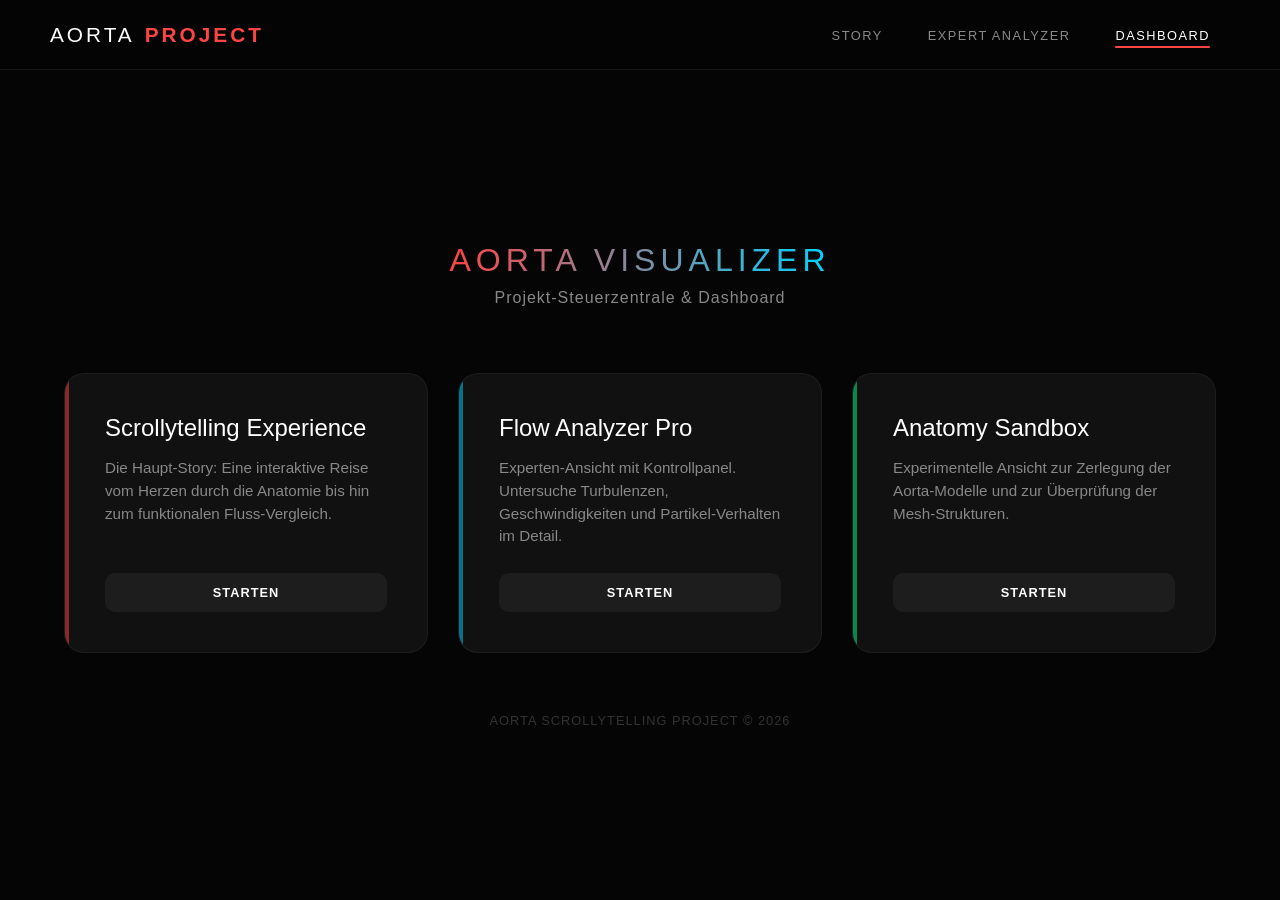
<file: index.html>
<!DOCTYPE html>
<html lang="de">
<head>
    <meta charset="UTF-8">
    <meta name="viewport" content="width=device-width, initial-scale=1.0">
    <title>Aorta Project - Dashboard</title>
    <link rel="stylesheet" href="css/style.css">
    <style>
        :root {
            --bg-color: #050505;
            --card-bg: #111;
            --accent-red: #ff4444;
            --accent-blue: #00d4ff;
            --accent-green: #00ff88;
            --text-main: #ffffff;
            --text-dim: #888;
        }

        body {
            margin: 0;
            padding: 0;
            background-color: var(--bg-color);
            color: var(--text-main);
            font-family: 'Segoe UI', Roboto, Helvetica, Arial, sans-serif;
            display: flex;
            flex-direction: column;
            align-items: center;
            justify-content: center;
            min-height: 100vh;
            padding-top: var(--nav-height);
        }

        header {
            text-align: center;
            margin-bottom: 50px;
        }

        header h1 {
            font-weight: 300;
            letter-spacing: 5px;
            text-transform: uppercase;
            margin: 0;
            background: linear-gradient(to right, var(--accent-red), var(--accent-blue));
            -webkit-background-clip: text;
            -webkit-text-fill-color: transparent;
        }

        header p {
            color: var(--text-dim);
            margin-top: 10px;
            letter-spacing: 1px;
        }

        .dashboard-container {
            display: grid;
            grid-template-columns: repeat(auto-fit, minmax(300px, 1fr));
            gap: 30px;
            width: 90%;
            max-width: 1200px;
        }

        .card {
            background: var(--card-bg);
            border: 1px solid rgba(255, 255, 255, 0.05);
            border-radius: 20px;
            padding: 40px;
            text-decoration: none;
            color: inherit;
            transition: all 0.4s cubic-bezier(0.175, 0.885, 0.32, 1.275);
            display: flex;
            flex-direction: column;
            position: relative;
            overflow: hidden;
        }

        .card:hover {
            transform: translateY(-10px);
            border-color: rgba(255, 255, 255, 0.2);
            box-shadow: 0 20px 40px rgba(0,0,0,0.5);
        }

        .card::before {
            content: '';
            position: absolute;
            top: 0;
            left: 0;
            width: 4px;
            height: 100%;
            background: var(--accent-blue);
            opacity: 0.5;
        }

        .card.scrolly::before { background: var(--accent-red); }
        .card.analyzer::before { background: var(--accent-blue); }
        .card.dev::before { background: var(--accent-green); }

        .card h2 {
            margin: 0 0 15px 0;
            font-weight: 400;
            font-size: 1.5rem;
        }

        .card p {
            color: var(--text-dim);
            font-size: 0.95rem;
            line-height: 1.5;
            margin: 0 0 25px 0;
            flex-grow: 1;
        }

        .btn {
            display: inline-block;
            padding: 12px 24px;
            background: rgba(255,255,255,0.05);
            border-radius: 10px;
            text-align: center;
            font-weight: bold;
            font-size: 0.8rem;
            text-transform: uppercase;
            letter-spacing: 1px;
            transition: background 0.3s;
        }

        .card:hover .btn {
            background: rgba(255,255,255,0.15);
        }

        .footer {
            margin-top: 60px;
            color: #333;
            font-size: 0.8rem;
            letter-spacing: 1px;
        }
    </style>
</head>
<body>

    <nav class="navbar">
        <a href="index.html" class="nav-logo">Aorta <span>Project</span></a>
        <ul class="nav-links">
            <li><a href="scrollytelling.html">Story</a></li>
            <li><a href="analyzer.html">Expert Analyzer</a></li>
            <li><a href="index.html" class="active">Dashboard</a></li>
        </ul>
        <div class="nav-toggle">
            <span></span>
            <span></span>
            <span></span>
        </div>
    </nav>

    <header>
        <h1>Aorta Visualizer</h1>
        <p>Projekt-Steuerzentrale & Dashboard</p>
    </header>

    <div class="dashboard-container">
        
        <a href="scrollytelling.html" class="card scrolly">
            <h2>Scrollytelling Experience</h2>
            <p>Die Haupt-Story: Eine interaktive Reise vom Herzen durch die Anatomie bis hin zum funktionalen Fluss-Vergleich.</p>
            <div class="btn">Starten</div>
        </a>

        <a href="analyzer.html" class="card analyzer">
            <h2>Flow Analyzer Pro</h2>
            <p>Experten-Ansicht mit Kontrollpanel. Untersuche Turbulenzen, Geschwindigkeiten und Partikel-Verhalten im Detail.</p>
            <div class="btn">Starten</div>
        </a>

        <a href="sandbox.html" class="card dev">
            <h2>Anatomy Sandbox</h2>
            <p>Experimentelle Ansicht zur Zerlegung der Aorta-Modelle und zur Überprüfung der Mesh-Strukturen.</p>
            <div class="btn">Starten</div>
        </a>

    </div>

    <div class="footer">
        AORTA SCROLLYTELLING PROJECT © 2026
    </div>

    <script>
        const navbar = document.querySelector('.navbar');
        const navToggle = document.querySelector('.nav-toggle');
        const navLinks = document.querySelector('.nav-links');

        window.addEventListener('scroll', () => {
            if (window.scrollY > 50) {
                navbar.classList.add('scrolled');
            } else {
                navbar.classList.remove('scrolled');
            }
        });

        if (navToggle) {
            navToggle.addEventListener('click', () => {
                navLinks.classList.toggle('active');
            });
        }
    </script>
</body>
</html>
</file>
<file: css/style.css>
/* --- GRUNDLAGEN --- */
:root {
    --accent-red: #ff4444;
    --accent-blue: #00d4ff;
    --bg-dark: #050505;
    --bg-card: rgba(15, 15, 15, 0.85);
    --text-main: #ffffff;
    --text-dim: #bbbbbb;
    --nav-height: 70px;
    --content-max-width: 70%;
    --content-padding: 500px;
}

* { box-sizing: border-box; }
body {
    margin: 0;
    background-color: var(--bg-dark);
    color: var(--text-main);
    font-family: 'Segoe UI', Roboto, Helvetica, Arial, sans-serif;
    overflow-x: hidden;
    scroll-behavior: smooth;
}

#progress-bar {
    position: fixed;
    top: var(--nav-height);
    left: 0;
    width: 0%;
    height: 3px;
    background: var(--accent-red);
    z-index: 2001;
    transition: width 0.2s ease;
}
.navbar {
    position: fixed;
    top: 0;
    left: 0;
    width: 100%;
    height: var(--nav-height);
    background: rgba(5, 5, 5, 0.75);
    backdrop-filter: blur(20px);
    display: flex;
    justify-content: space-between;
    align-items: center;
    padding: 0 50px;
    z-index: 2000;
    border-bottom: 1px solid rgba(255, 255, 255, 0.08);
    transition: all 0.4s ease;
}

.navbar.scrolled {
    background: rgba(5, 5, 5, 0.95);
    height: 60px;
}

.nav-logo {
    font-size: 1.3rem;
    font-weight: 300;
    letter-spacing: 3px;
    text-transform: uppercase;
    text-decoration: none;
    color: var(--text-main);
    display: flex;
    align-items: center;
    gap: 10px;
}

.nav-logo span {
    color: var(--accent-red);
    font-weight: 800;
}

.nav-links {
    list-style: none;
    display: flex;
    gap: 5px;
    margin: 0;
    padding: 0;
}

.nav-links li a {
    text-decoration: none;
    color: var(--text-dim);
    font-size: 0.8rem;
    font-weight: 500;
    text-transform: uppercase;
    letter-spacing: 1.5px;
    transition: all 0.3s cubic-bezier(0.4, 0, 0.2, 1);
    padding: 10px 20px;
    border-radius: 4px;
    position: relative;
}

.nav-links li a:hover {
    color: var(--text-main);
    background: rgba(255, 255, 255, 0.05);
}

.nav-links li a.active {
    color: var(--text-main);
}

.nav-links li a.active::after {
    content: '';
    position: absolute;
    bottom: 5px;
    left: 20px;
    right: 20px;
    height: 2px;
    background: var(--accent-red);
    border-radius: 2px;
}

/* Mobile Toggle */
.nav-toggle {
    display: none;
    flex-direction: column;
    gap: 6px;
    cursor: pointer;
    padding: 10px;
}

.nav-toggle span {
    width: 28px;
    height: 2px;
    background: var(--text-main);
    transition: 0.3s;
}

/* --- MOBILE NAVIGATION --- */
.nav-menu-mobile {
    position: fixed;
    top: var(--nav-height);
    left: 0;
    width: 100%;
    background: rgba(0, 0, 0, 0.95);
    display: none;
    flex-direction: column;
    padding: 20px;
    z-index: 1999;
    border-bottom: 1px solid rgba(255, 255, 255, 0.1);
}

.nav-menu-mobile.active {
    display: flex;
}

.nav-menu-mobile ul {
    list-style: none;
    padding: 0;
    text-align: center;
}

.nav-menu-mobile li {
    margin: 20px 0;
}

.nav-menu-mobile a {
    color: var(--text-main);
    text-decoration: none;
    font-size: 1.2rem;
    text-transform: uppercase;
}

@media (max-width: 1024px) {
    .nav-links {
        display: none;
    }
    .nav-toggle {
        display: flex;
    }
}

@media (max-width: 768px) {
    .navbar {
        padding: 0 20px;
    }
    .nav-logo {
        font-size: 1.1rem;
    }
}

/* --- 3D CONTAINER --- */
#container3d {
    position: fixed;
    top: 0;
    left: 0;
    width: 100%;
    height: 100vh;
    z-index: 1;
}

/* --- STORY / SCROLLYTELLING --- */
#story {
    position: relative;
    z-index: 2;
    pointer-events: none;
}

.step {
    height: 150vh;
    display: flex;
    align-items: center;
    justify-content: center;
}

.text-box {
    background: var(--bg-card);
    backdrop-filter: blur(10px);
    -webkit-backdrop-filter: blur(10px);
    padding: 40px;
    border-radius: 20px;
    max-width: 500px;
    text-align: center;
    border: 1px solid rgba(255, 255, 255, 0.1);
    pointer-events: all;
    box-shadow: 0 20px 50px rgba(0,0,0,0.8);
    transition: opacity 0.8s ease, transform 0.8s ease;
    will-change: opacity, transform;
}

.step.active .text-box { 
    opacity: 1; 
    transform: translateY(0) scale(1); 
}

.step:not(.active) .text-box { 
    opacity: 0; 
    transform: translateY(20px) scale(0.95); 
}

/* --- LABELS & SIDEBAR --- */
.viewport-label {
    position: fixed;
    top: calc(var(--nav-height) + 20px);
    padding: 10px 20px;
    background: rgba(0,0,0,0.7);
    font-size: 12px;
    font-weight: bold;
    text-transform: uppercase;
    letter-spacing: 2px;
    z-index: 10;
    border-radius: 5px;
}

#label-left { left: 50px; border-left: 3px solid var(--accent-red); }
#label-right { right: 50px; border-right: 3px solid var(--accent-blue); }

#divider {
    position: fixed;
    top: 0;
    left: 50%;
    width: 1px;
    height: 100vh;
    background: rgba(255,255,255,0.2);
    z-index: 5;
}

#label-left, #label-right, #divider {
    opacity: 0;
    transition: opacity 1s ease;
}

body.in-comparison #label-left, 
body.in-comparison #label-right, 
body.in-comparison #divider {
    opacity: 1;
}

#sidebar {
    position: fixed;
    bottom: 20px;
    right: 20px;
    background: rgba(0,0,0,0.8);
    padding: 15px;
    border-radius: 10px;
    z-index: 100;
    width: 200px;
    border: 1px solid rgba(255,255,255,0.1);
}

#sidebar h3 { font-size: 0.8rem; margin: 0 0 10px 0; color: var(--accent-red); text-transform: uppercase; }
.control-group label { font-size: 10px; color: #888; display: block; margin-bottom: 5px; }
input[type="range"] { width: 100%; accent-color: var(--accent-red); }

/* --- CONTENT SECTIONS --- */
.content-section {
    position: relative;
    z-index: 10; /* Über dem 3D-Container */
    background: var(--bg-dark);
    padding: 100px 0;
    min-height: 80vh;
    display: flex;
    align-items: center;
}

.alt-bg {
    background: #0a0a0a;
}

.content-container {
    max-width: var(--content-max-width);
    margin: 0 auto;
    padding: 0 50px;
}

.content-grid {
    display: grid;
    grid-template-columns: 2fr 4fr;
    gap: 60px;
    align-items: center; /* Hier ist die Ausrichtung bereits definiert, ich stelle sicher, dass es funktioniert */
}

.content-grid.reverse {
    direction: rtl;
}

.content-grid.reverse .content-text {
    direction: ltr;
}

.content-text h2 {
    font-size: 2.5rem;
    margin-bottom: 20px;
    font-weight: 300;
}

.content-text p {
    color: var(--text-dim);
    line-height: 1.8;
    margin-bottom: 20px;
}

.info-list {
    list-style: none;
    padding: 0;
    margin-top: 30px;
}

.info-list li {
    padding: 10px 0;
    border-bottom: 1px solid rgba(255,255,255,0.05);
}

.info-list li strong {
    color: var(--accent-red);
    margin-right: 10px;
}

.image-placeholder {
    width: 100%;
    aspect-ratio: 16 / 9;
    background: #111;
    border-radius: 20px;
    display: flex;
    align-items: center;
    justify-content: center;
    color: #444;
    border: 1px solid rgba(255, 255, 255, 0.1);
    position: relative;
    overflow: hidden;
}

.image-placeholder img {
    width: 100%;
    height: 100%;
    object-fit: cover;
    transition: transform 0.5s ease;
}

.image-placeholder:hover img {
    transform: scale(1.05);
}

.stats-container {
    width: 100%;
    aspect-ratio: 16 / 9;
    background: #111;
    border-radius: 20px;
    display: flex;
    flex-direction: row;
    justify-content: space-around;
    align-items: center;
    padding: 20px;
    border: 1px solid rgba(255, 255, 255, 0.1);
}

.stats-container canvas {
    width: 45% !important;
    height: 100% !important;
    object-fit: contain;
}

.pulse-circle {
    position: absolute;
    width: 100px;
    height: 100px;
    background: radial-gradient(circle, rgba(255,68,68,0.2) 0%, transparent 70%);
    border-radius: 50%;
    /* animation: pulse 3s infinite; */
}

@keyframes pulse {
    0% { transform: scale(0.8); opacity: 0.5; }
    50% { transform: scale(1.2); opacity: 0.8; }
    100% { transform: scale(0.8); opacity: 0.5; }
}

.risk-factors {
    display: grid;
    grid-template-columns: repeat(auto-fit, minmax(150px, 1fr));
    gap: 20px;
    margin-top: 40px;
}

.risk-item {
    background: rgba(255,255,255,0.03);
    padding: 20px;
    border-radius: 15px;
    text-align: center;
    transition: transform 0.3s;
}

.risk-item:hover {
    transform: translateY(-5px);
    background: rgba(255,255,255,0.05);
}

.risk-item .icon {
    font-size: 2rem;
    display: block;
    margin-bottom: 10px;
}

.risk-item h4 {
    margin: 10px 0;
    font-size: 0.9rem;
    text-transform: uppercase;
}

.risk-item p {
    font-size: 0.8rem;
    margin: 0;
    line-height: 1.4;
}

.pictogram-container {
    display: flex;
    justify-content: center;
    gap: 15px;
    font-size: 3rem;
}

.piktogram {
    filter: drop-shadow(0 0 5px rgba(0, 212, 255, 0.5));
}

.piktogram.female {
    filter: drop-shadow(0 0 5px rgba(255, 68, 68, 0.5));
}
    display: grid;
    grid-template-columns: 1fr 1fr;
    gap: 20px;
    margin-top: 30px;
}

.stat-card {
    background: rgba(255,255,255,0.05);
    padding: 20px;
    border-radius: 15px;
    text-align: center;
}

.stat-val {
    display: block;
    font-size: 1.8rem;
    font-weight: 700;
    color: var(--accent-red);
}

.warning-box {
    background: rgba(255, 68, 68, 0.1);
    border-left: 4px solid var(--accent-red);
    padding: 25px;
    border-radius: 0 15px 15px 0;
    margin-top: 30px;
    text-align: left;
}

.warning-box h4 { margin: 0 0 10px 0; color: var(--accent-red); }
.warning-box ul { margin: 0; padding-left: 20px; color: var(--text-dim); }

.method-grid {
    display: flex;
    flex-wrap: wrap;
    gap: 15px;
    margin-top: 30px;
}

.method-item {
    background: rgba(255,255,255,0.05);
    padding: 12px 20px;
    border-radius: 30px;
    font-size: 0.9rem;
    border: 1px solid rgba(255,255,255,0.1);
}

.compare-grid {
    display: grid;
    grid-template-columns: 1fr 1fr;
    gap: 20px;
    margin-top: 30px;
}

.compare-item {
    background: rgba(255,255,255,0.03);
    padding: 20px;
    border-radius: 15px;
    border-top: 2px solid var(--accent-blue);
}

.compare-item h4 { margin: 0 0 10px 0; color: var(--accent-blue); }

.prognosis-chart {
    margin-top: 40px;
    display: flex;
    flex-direction: column;
    gap: 15px;
}

.chart-bar {
    height: 40px;
    border-radius: 20px;
    display: flex;
    align-items: center;
    padding: 0 20px;
    font-size: 0.8rem;
    font-weight: bold;
    color: white;
    text-shadow: 0 2px 4px rgba(0,0,0,0.5);
}

/* --- FOOTER --- */
.main-footer {
    position: relative;
    z-index: 10;
    background: #000;
    padding: 60px 0;
    border-top: 1px solid rgba(255,255,255,0.05);
}

.footer-content {
    max-width: 1200px;
    margin: 0 auto;
    padding: 0 50px;
    display: flex;
    justify-content: space-between;
    align-items: center;
    color: #444;
    font-size: 0.8rem;
}

.footer-links {
    display: flex;
    gap: 20px;
}

.footer-links a {
    color: #666;
    text-decoration: none;
    transition: color 0.3s;
}

.footer-links a:hover {
    color: var(--text-main);
}

/* --- SCROLLBAR --- */
::-webkit-scrollbar { width: 8px; }
::-webkit-scrollbar-track { background: var(--bg-dark); }
::-webkit-scrollbar-thumb { background: #333; border-radius: 4px; }
/* Responsive Anpassungen für Mobile */
.full-width {
    max-width: 100% !important;
    padding: 0 20px !important;
    display: flex;
    flex-direction: column;
    align-items: center;
}

.content-text-only {
    width: 100%;
    max-width: 800px;
    margin-bottom: 30px;
    text-align: center;
}

.content-media-only {
    width: 100%;
    max-width: 800px;
    margin-bottom: 50px;
}



/* --- SECTION LAYOUT REFINEMENT --- */
.content-section {
    padding: clamp(72px, 10vw, 130px) 0;
    min-height: auto;
}

.content-container.full-width {
    width: min(1180px, calc(100% - 48px));
    max-width: 1180px !important;
    margin: 0 auto;
    padding: 0 !important;
    display: grid;
    grid-template-columns: minmax(280px, 0.9fr) minmax(420px, 1.25fr);
    gap: clamp(32px, 5vw, 72px);
    align-items: center;
}

.content-text-only {
    width: 100%;
    max-width: 560px;
    margin: 0;
    text-align: left;
}

.content-text-only h2 {
    margin: 0 0 18px;
    font-size: clamp(2rem, 3vw, 3.2rem);
    line-height: 1.08;
    font-weight: 600;
}

.content-text-only p {
    margin: 0;
    color: var(--text-dim);
    font-size: clamp(1rem, 1.2vw, 1.18rem);
    line-height: 1.75;
}

.content-media-only {
    width: 100%;
    max-width: none;
    margin: 0;
    min-width: 0;
}

.image-placeholder,
#model-s2-container {
    width: 100% !important;
    min-height: clamp(320px, 42vw, 560px) !important;
    border-radius: 8px !important;
    background: #080808;
    box-shadow: 0 24px 80px rgba(0, 0, 0, 0.45);
}

.image-placeholder {
    aspect-ratio: 16 / 10;
}

.image-placeholder img {
    display: block;
    width: 100%;
    height: 100%;
    object-fit: contain;
    background: #080808;
}

@media (max-width: 820px) {
    .content-section {
        padding: 92px 0 64px;
    }

    .content-container.full-width {
        width: min(100% - 32px, 640px);
        grid-template-columns: 1fr;
        gap: 26px;
    }

    .content-text-only {
        max-width: none;
        text-align: left;
    }

    .content-text-only h2 {
        font-size: clamp(1.7rem, 8vw, 2.35rem);
    }

    .content-text-only p {
        font-size: 1rem;
        line-height: 1.65;
    }

    .image-placeholder,
    #model-s2-container {
        min-height: clamp(260px, 70vw, 430px) !important;
    }
}

@media (max-width: 480px) {
    .content-container.full-width {
        width: calc(100% - 24px);
    }

    .content-section {
        padding: 92px 0 52px;
    }

    .image-placeholder,
    #model-s2-container {
        min-height: 240px !important;
    }
}
/* content-section-anchor-fix */
.content-section { scroll-margin-top: calc(var(--nav-height) + 24px); }

/* Alternate content sections on desktop */
@media (min-width: 821px) {
    body > .content-section:nth-of-type(even) .content-text-only {
        grid-column: 2;
        grid-row: 1;
        justify-self: end;
    }

    body > .content-section:nth-of-type(even) .content-media-only {
        grid-column: 1;
        grid-row: 1;
    }
}
/* Mobile 3D comparison: stack scenes vertically for full-width visibility */
@media (max-width: 820px) {
    #divider {
        top: 50%;
        left: 0;
        width: 100%;
        height: 1px;
    }

    #label-left,
    #label-right {
        left: 16px;
        right: auto;
        padding: 8px 12px;
        max-width: calc(100vw - 32px);
        font-size: 10px;
        letter-spacing: 1.4px;
        white-space: normal;
    }

    #label-left {
        top: calc(var(--nav-height) + 16px);
        border-left: 3px solid var(--accent-red);
        border-right: 0;
    }

    #label-right {
        top: calc(50vh + 14px);
        border-left: 3px solid var(--accent-blue);
        border-right: 0;
    }
}
/* --- SCROLLYTELLING EXPERIENCE PASS --- */
#container3d::after {
    content: "";
    position: fixed;
    inset: 0;
    pointer-events: none;
    background: linear-gradient(180deg, rgba(0,0,0,0.42), rgba(0,0,0,0.06) 34%, rgba(0,0,0,0.54));
}

#story {
    min-height: 420vh;
}

.step {
    min-height: 140vh;
    height: auto;
    padding: 18vh 24px 28vh;
    align-items: end;
}

.text-box {
    width: min(540px, calc(100vw - 40px));
    padding: clamp(24px, 4vw, 38px);
    border-radius: 8px;
    background: linear-gradient(180deg, rgba(18,18,18,0.9), rgba(7,7,7,0.86));
    border: 1px solid rgba(255,255,255,0.16);
    box-shadow: 0 28px 80px rgba(0,0,0,0.72);
}

.text-box h2 {
    margin: 0 0 14px;
    font-size: clamp(1.55rem, 2.2vw, 2.1rem);
    line-height: 1.1;
}

.text-box p {
    margin: 0;
    color: rgba(255,255,255,0.82);
    line-height: 1.65;
}

.viewport-label {
    border-radius: 8px;
    background: rgba(5,5,5,0.72);
    backdrop-filter: blur(14px);
}

.content-section {
    border-top: 1px solid rgba(255,255,255,0.06);
}

@media (min-width: 821px) {
    .step:nth-child(odd) {
        justify-content: center;
    }

    .step:nth-child(even) {
        justify-content: flex-start;
        padding-left: clamp(48px, 8vw, 120px);
    }

    .step:nth-child(3) {
        justify-content: flex-end;
        padding-right: clamp(48px, 8vw, 120px);
    }
}

@media (max-width: 820px) {
    .step {
        min-height: 128vh;
        padding: 16vh 10px 26vh;
        align-items: end;
    }

    .text-box {
        width: min(100%, 380px);
        padding: 24px 20px;
        margin-inline: auto;
    }

    .text-box h2 {
        font-size: 1.45rem;
    }

    .text-box p {
        font-size: 0.98rem;
        line-height: 1.55;
    }
}
/* Scrolly first-step fallback */
#story .step:first-child .text-box { opacity: 1; transform: translateY(0) scale(1); }
</file>
